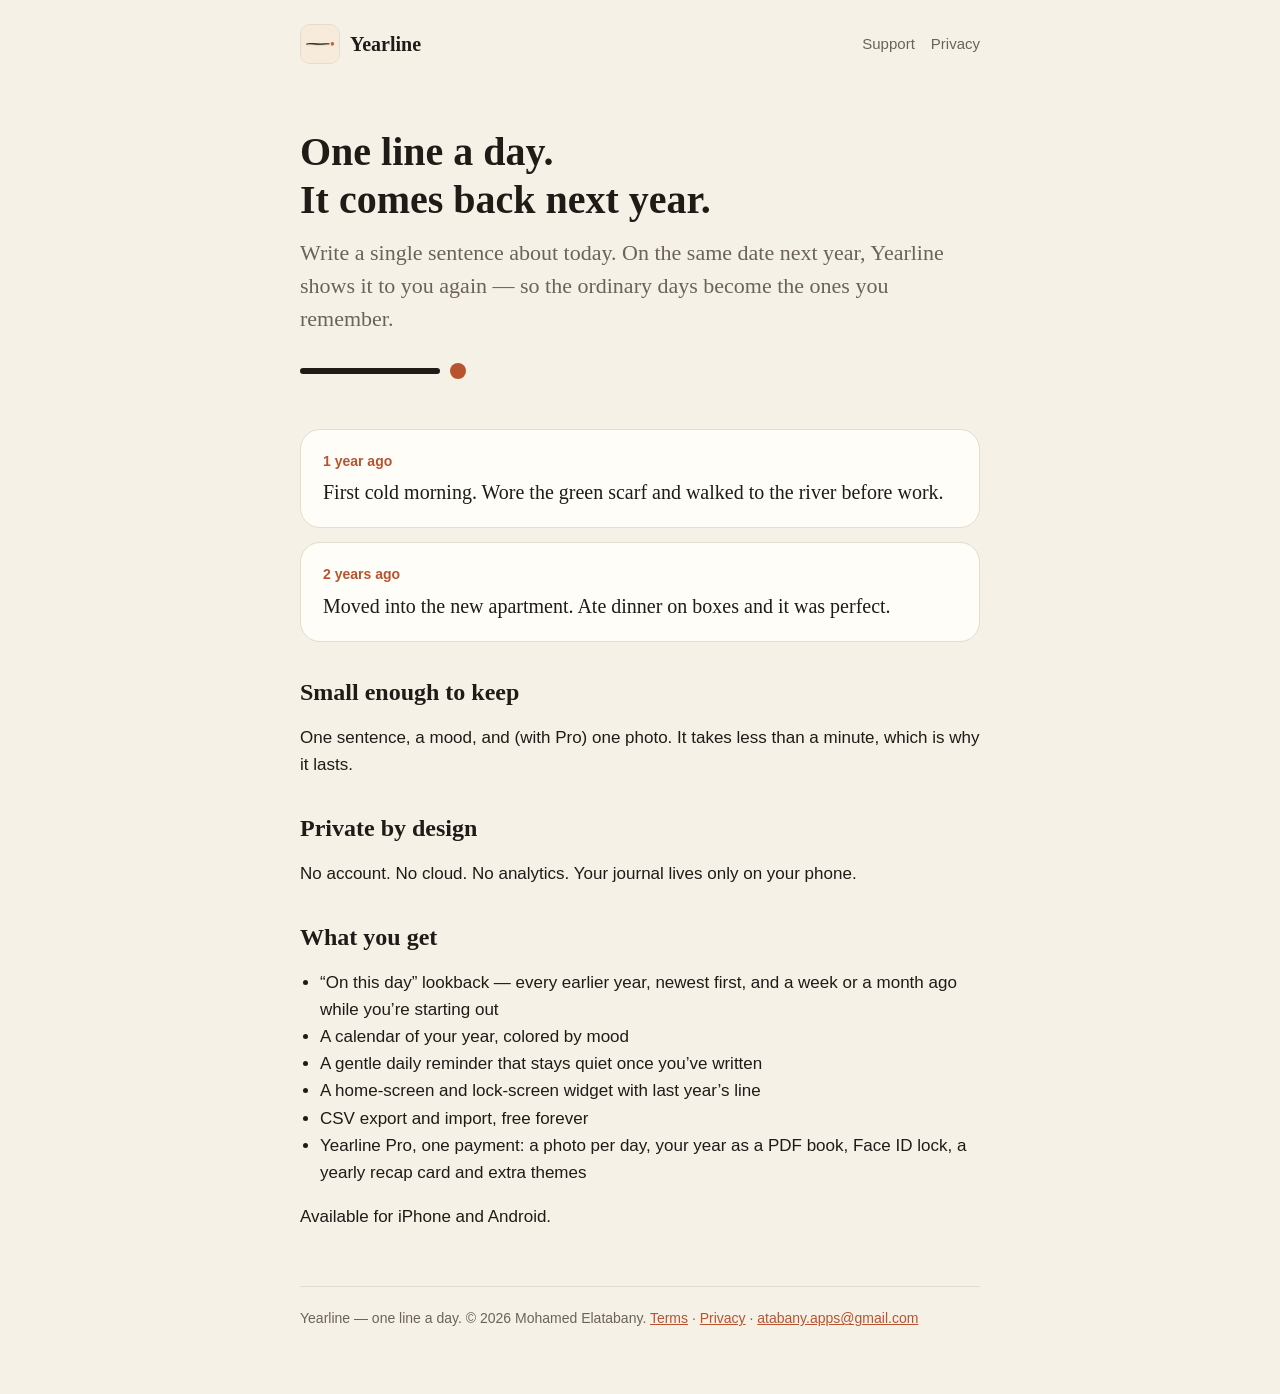
<file: index.html>
<!doctype html>
<html lang="en"><head><meta charset="utf-8"><meta name="viewport" content="width=device-width, initial-scale=1">
<title>Yearline — One Line a Day journal</title><meta name="description" content="Write one line about your day. A year later, on the same date, it comes back. No account, no cloud, nothing leaves your phone.">
<link rel="icon" href="assets/app-icon.png"><link rel="apple-touch-icon" href="assets/app-icon.png">
<link rel="stylesheet" href="assets/style.css"></head>
<body><div class="wrap">
<header><a class="brand" href="index.html"><img src="assets/app-icon.png" alt="">Yearline</a>
<nav><a href="support.html">Support</a><a href="privacy.html">Privacy</a></nav></header>
<main>
<section class="hero"><h1>One line a day.<br>It comes back next year.</h1>
<p>Write a single sentence about today. On the same date next year, Yearline shows it to you again — so the ordinary days become the ones you remember.</p>
<div class="mark"><i></i><b></b></div></section>
<div class="card"><div class="label">1 year ago</div><div class="line">First cold morning. Wore the green scarf and walked to the river before work.</div></div>
<div class="card"><div class="label">2 years ago</div><div class="line">Moved into the new apartment. Ate dinner on boxes and it was perfect.</div></div>
<h2>Small enough to keep</h2><p>One sentence, a mood, and (with Pro) one photo. It takes less than a minute, which is why it lasts.</p>
<h2>Private by design</h2><p>No account. No cloud. No analytics. Your journal lives only on your phone.</p>
<h2>What you get</h2><ul><li>“On this day” lookback — every earlier year, newest first, and a week or a month ago while you’re starting out</li>
<li>A calendar of your year, colored by mood</li><li>A gentle daily reminder that stays quiet once you’ve written</li>
<li>A home-screen and lock-screen widget with last year’s line</li><li>CSV export and import, free forever</li>
<li>Yearline Pro, one payment: a photo per day, your year as a PDF book, Face ID lock, a yearly recap card and extra themes</li></ul>
<p>Available for iPhone and Android.</p>
</main>
<footer>Yearline — one line a day. © 2026 Mohamed Elatabany. <a href="terms.html">Terms</a> · <a href="privacy.html">Privacy</a> · <a href="mailto:atabany.apps@gmail.com">atabany.apps@gmail.com</a></footer>
</div></body></html>
</file>
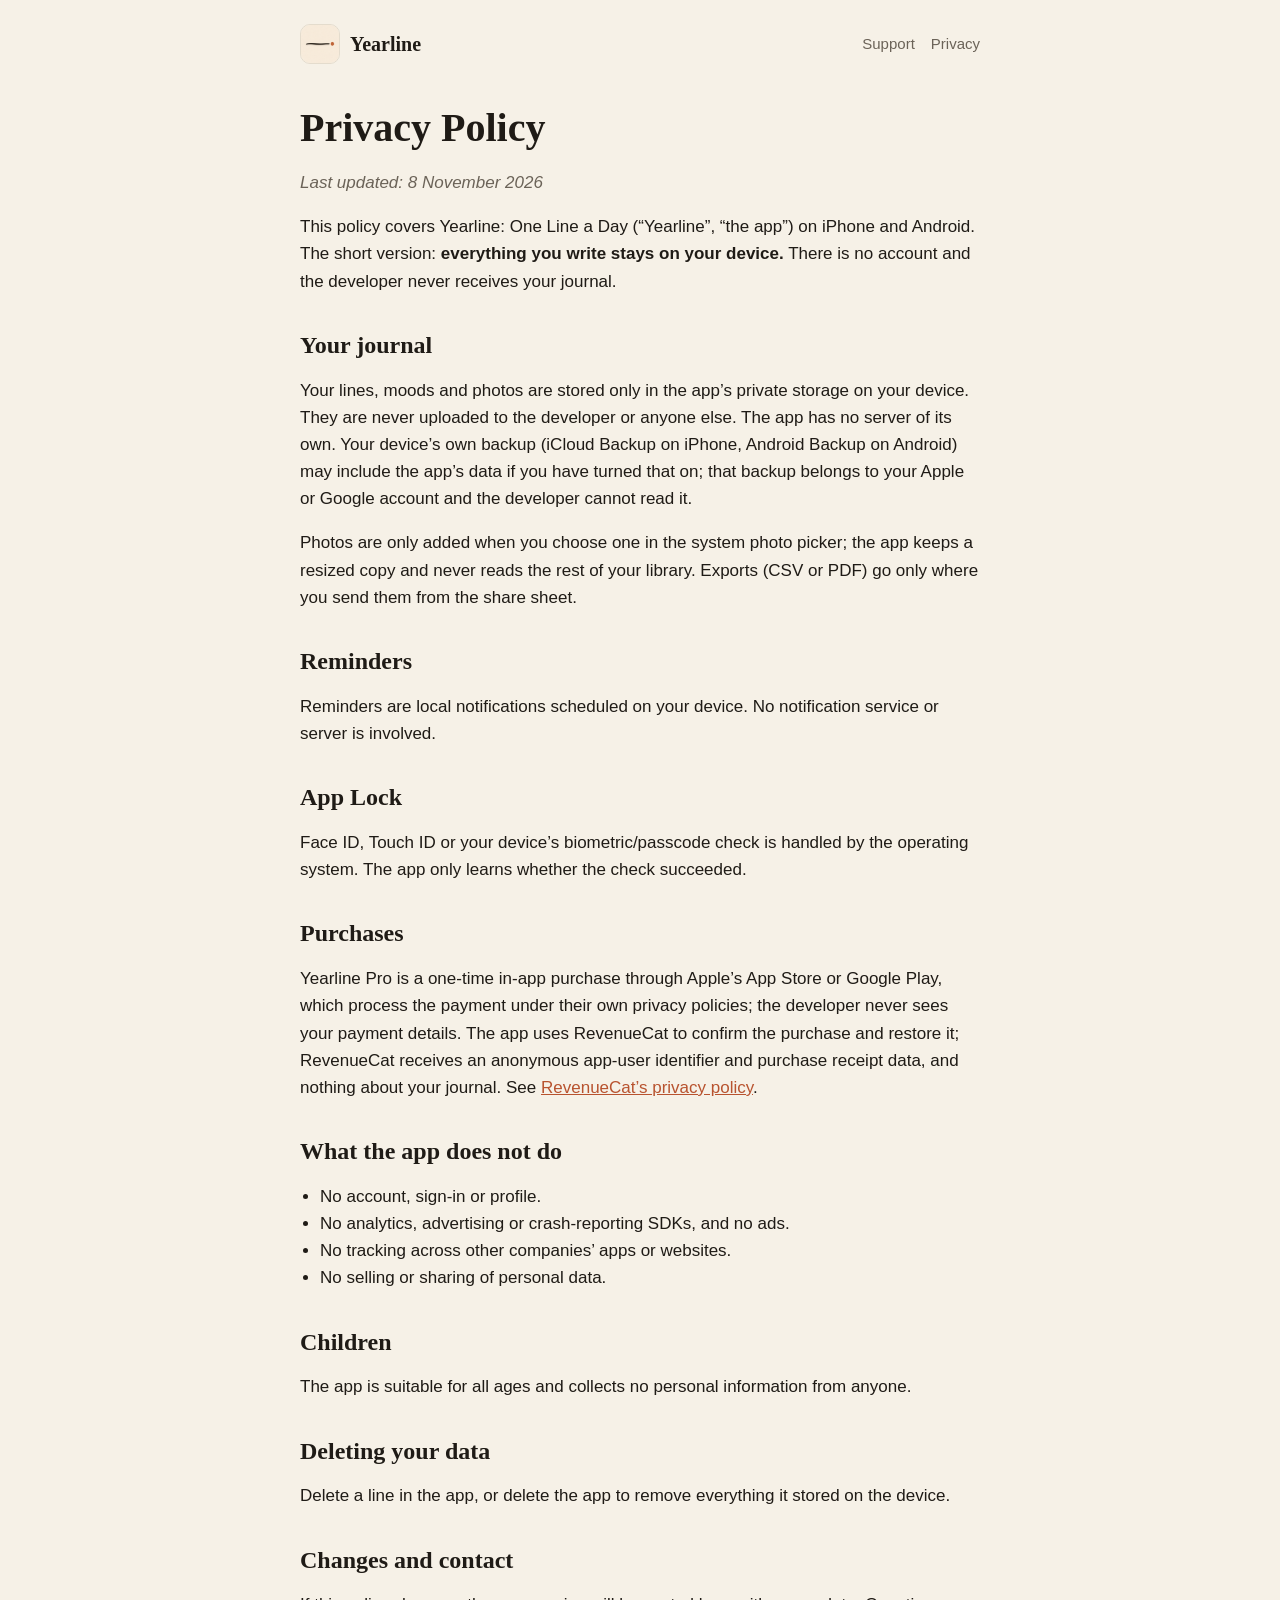
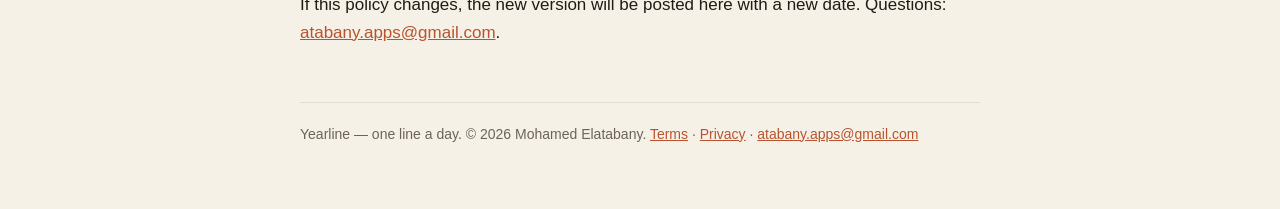
<file: privacy.html>
<!doctype html>
<html lang="en"><head><meta charset="utf-8"><meta name="viewport" content="width=device-width, initial-scale=1">
<title>Privacy Policy — Yearline</title><meta name="description" content="Yearline privacy policy: your journal stays on your device. No account, no analytics.">
<link rel="icon" href="assets/app-icon.png"><link rel="apple-touch-icon" href="assets/app-icon.png">
<link rel="stylesheet" href="assets/style.css"></head>
<body><div class="wrap">
<header><a class="brand" href="index.html"><img src="assets/app-icon.png" alt="">Yearline</a>
<nav><a href="support.html">Support</a><a href="privacy.html">Privacy</a></nav></header>
<main>
<h1>Privacy Policy</h1><p class="soft"><em>Last updated: 8 November 2026</em></p>
<p>This policy covers Yearline: One Line a Day (“Yearline”, “the app”) on iPhone and Android. The short version: <strong>everything you write stays on your device.</strong> There is no account and the developer never receives your journal.</p>
<h2>Your journal</h2>
<p>Your lines, moods and photos are stored only in the app’s private storage on your device. They are never uploaded to the developer or anyone else. The app has no server of its own. Your device’s own backup (iCloud Backup on iPhone, Android Backup on Android) may include the app’s data if you have turned that on; that backup belongs to your Apple or Google account and the developer cannot read it.</p>
<p>Photos are only added when you choose one in the system photo picker; the app keeps a resized copy and never reads the rest of your library. Exports (CSV or PDF) go only where you send them from the share sheet.</p>
<h2>Reminders</h2><p>Reminders are local notifications scheduled on your device. No notification service or server is involved.</p>
<h2>App Lock</h2><p>Face ID, Touch ID or your device’s biometric/passcode check is handled by the operating system. The app only learns whether the check succeeded.</p>
<h2>Purchases</h2>
<p>Yearline Pro is a one-time in-app purchase through Apple’s App Store or Google Play, which process the payment under their own privacy policies; the developer never sees your payment details. The app uses RevenueCat to confirm the purchase and restore it; RevenueCat receives an anonymous app-user identifier and purchase receipt data, and nothing about your journal. See <a href="https://www.revenuecat.com/privacy">RevenueCat’s privacy policy</a>.</p>
<h2>What the app does not do</h2><ul><li>No account, sign-in or profile.</li><li>No analytics, advertising or crash-reporting SDKs, and no ads.</li><li>No tracking across other companies’ apps or websites.</li><li>No selling or sharing of personal data.</li></ul>
<h2>Children</h2><p>The app is suitable for all ages and collects no personal information from anyone.</p>
<h2>Deleting your data</h2><p>Delete a line in the app, or delete the app to remove everything it stored on the device.</p>
<h2>Changes and contact</h2><p>If this policy changes, the new version will be posted here with a new date. Questions: <a href="mailto:atabany.apps@gmail.com">atabany.apps@gmail.com</a>.</p>
</main>
<footer>Yearline — one line a day. © 2026 Mohamed Elatabany. <a href="terms.html">Terms</a> · <a href="privacy.html">Privacy</a> · <a href="mailto:atabany.apps@gmail.com">atabany.apps@gmail.com</a></footer>
</div></body></html>
</file>
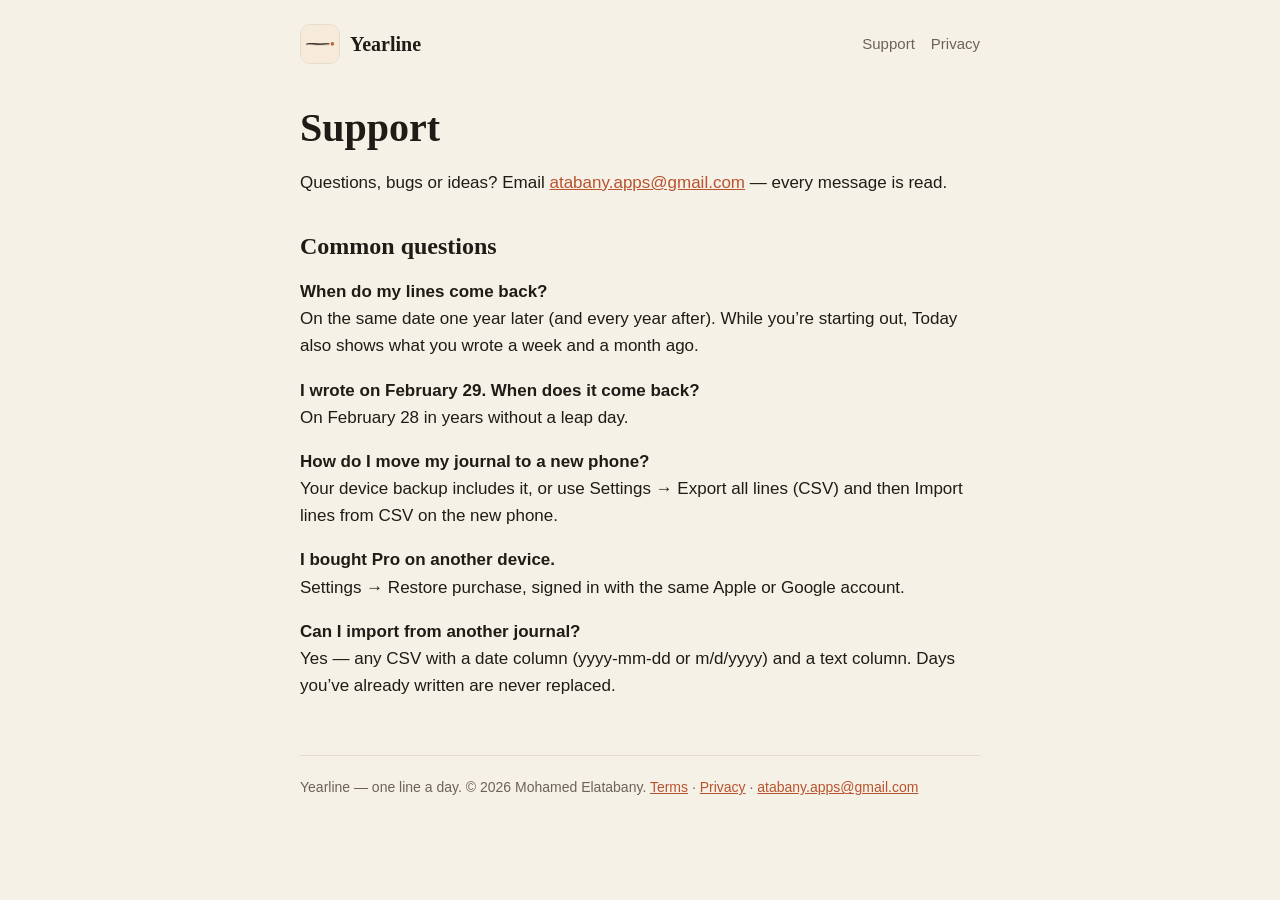
<file: support.html>
<!doctype html>
<html lang="en"><head><meta charset="utf-8"><meta name="viewport" content="width=device-width, initial-scale=1">
<title>Support — Yearline</title><meta name="description" content="Help and contact for Yearline: One Line a Day.">
<link rel="icon" href="assets/app-icon.png"><link rel="apple-touch-icon" href="assets/app-icon.png">
<link rel="stylesheet" href="assets/style.css"></head>
<body><div class="wrap">
<header><a class="brand" href="index.html"><img src="assets/app-icon.png" alt="">Yearline</a>
<nav><a href="support.html">Support</a><a href="privacy.html">Privacy</a></nav></header>
<main>
<h1>Support</h1><p>Questions, bugs or ideas? Email <a href="mailto:atabany.apps@gmail.com">atabany.apps@gmail.com</a> — every message is read.</p>
<h2>Common questions</h2>
<p><strong>When do my lines come back?</strong><br>On the same date one year later (and every year after). While you’re starting out, Today also shows what you wrote a week and a month ago.</p>
<p><strong>I wrote on February 29. When does it come back?</strong><br>On February 28 in years without a leap day.</p>
<p><strong>How do I move my journal to a new phone?</strong><br>Your device backup includes it, or use Settings → Export all lines (CSV) and then Import lines from CSV on the new phone.</p>
<p><strong>I bought Pro on another device.</strong><br>Settings → Restore purchase, signed in with the same Apple or Google account.</p>
<p><strong>Can I import from another journal?</strong><br>Yes — any CSV with a date column (yyyy-mm-dd or m/d/yyyy) and a text column. Days you’ve already written are never replaced.</p>
</main>
<footer>Yearline — one line a day. © 2026 Mohamed Elatabany. <a href="terms.html">Terms</a> · <a href="privacy.html">Privacy</a> · <a href="mailto:atabany.apps@gmail.com">atabany.apps@gmail.com</a></footer>
</div></body></html>
</file>
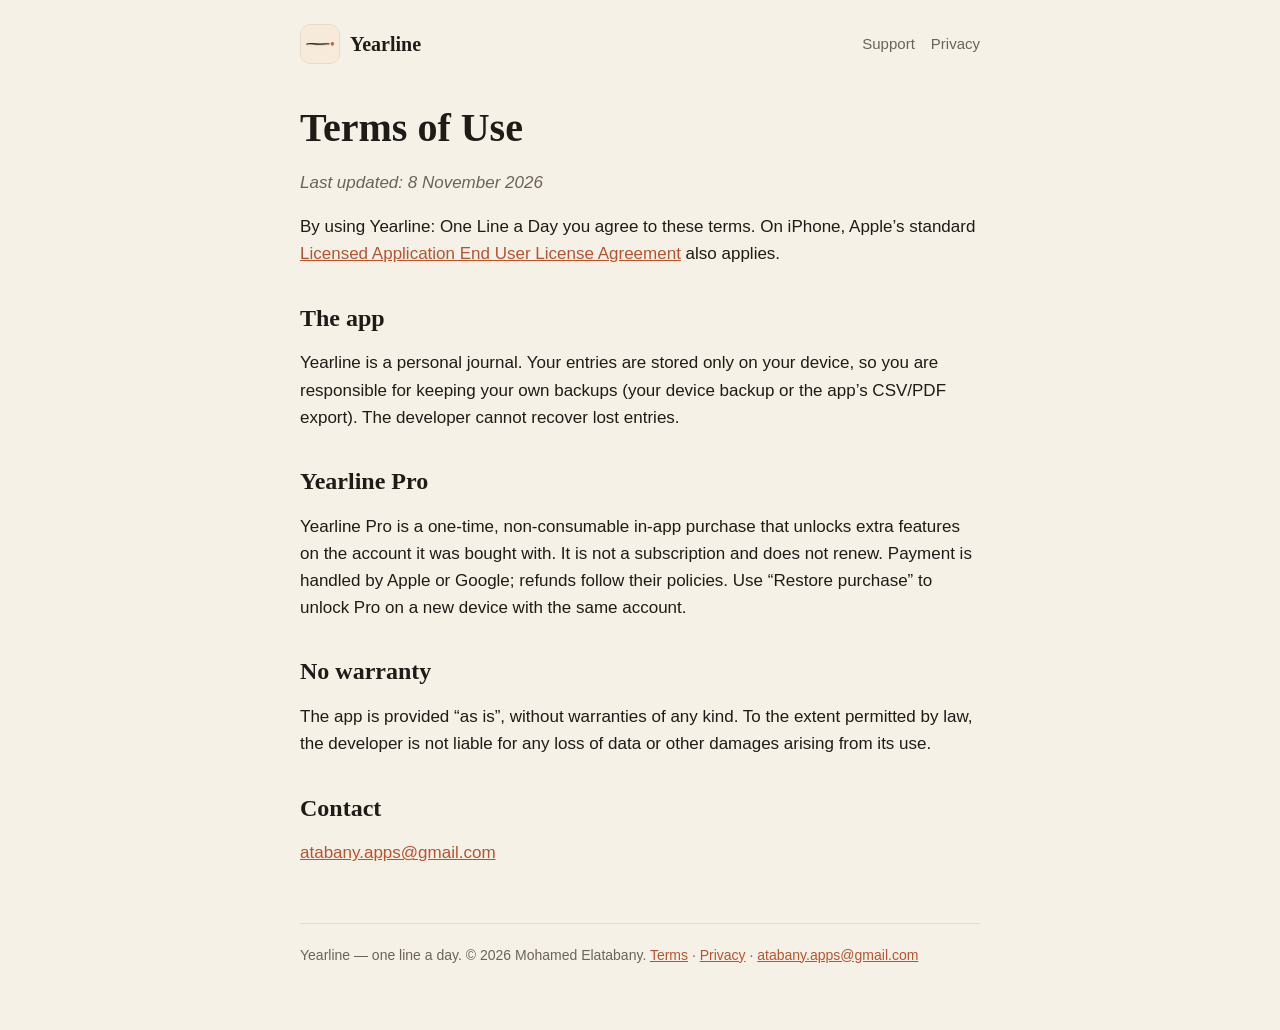
<file: terms.html>
<!doctype html>
<html lang="en"><head><meta charset="utf-8"><meta name="viewport" content="width=device-width, initial-scale=1">
<title>Terms of Use — Yearline</title><meta name="description" content="Terms of use for Yearline: One Line a Day.">
<link rel="icon" href="assets/app-icon.png"><link rel="apple-touch-icon" href="assets/app-icon.png">
<link rel="stylesheet" href="assets/style.css"></head>
<body><div class="wrap">
<header><a class="brand" href="index.html"><img src="assets/app-icon.png" alt="">Yearline</a>
<nav><a href="support.html">Support</a><a href="privacy.html">Privacy</a></nav></header>
<main>
<h1>Terms of Use</h1><p class="soft"><em>Last updated: 8 November 2026</em></p>
<p>By using Yearline: One Line a Day you agree to these terms. On iPhone, Apple’s standard <a href="https://www.apple.com/legal/internet-services/itunes/dev/stdeula/">Licensed Application End User License Agreement</a> also applies.</p>
<h2>The app</h2><p>Yearline is a personal journal. Your entries are stored only on your device, so you are responsible for keeping your own backups (your device backup or the app’s CSV/PDF export). The developer cannot recover lost entries.</p>
<h2>Yearline Pro</h2><p>Yearline Pro is a one-time, non-consumable in-app purchase that unlocks extra features on the account it was bought with. It is not a subscription and does not renew. Payment is handled by Apple or Google; refunds follow their policies. Use “Restore purchase” to unlock Pro on a new device with the same account.</p>
<h2>No warranty</h2><p>The app is provided “as is”, without warranties of any kind. To the extent permitted by law, the developer is not liable for any loss of data or other damages arising from its use.</p>
<h2>Contact</h2><p><a href="mailto:atabany.apps@gmail.com">atabany.apps@gmail.com</a></p>
</main>
<footer>Yearline — one line a day. © 2026 Mohamed Elatabany. <a href="terms.html">Terms</a> · <a href="privacy.html">Privacy</a> · <a href="mailto:atabany.apps@gmail.com">atabany.apps@gmail.com</a></footer>
</div></body></html>
</file>
<file: assets/style.css>
:root{--bg:#F6F1E7;--surface:#FFFDF8;--ink:#1F1B16;--soft:#6B6358;--accent:#B8532F;--line:#E4DCCD}
@media (prefers-color-scheme:dark){:root{--bg:#15130F;--surface:#211E19;--ink:#EDE6D8;--soft:#A39A8C;--accent:#E07A52;--line:#3A342C}}
*{box-sizing:border-box}body{margin:0;background:var(--bg);color:var(--ink);font:17px/1.6 -apple-system,BlinkMacSystemFont,"Segoe UI",Roboto,sans-serif}
.wrap{max-width:720px;margin:0 auto;padding:24px 20px 64px}
header{display:flex;align-items:center;justify-content:space-between;gap:12px;margin-bottom:40px}
.brand{display:flex;align-items:center;gap:10px;color:var(--ink);text-decoration:none;font:600 20px/1 "New York",Georgia,serif}
.brand img{width:40px;height:40px;border-radius:10px;border:1px solid var(--line)}
nav a{color:var(--soft);text-decoration:none;margin-left:16px;font-size:15px}
h1,h2{font-family:"New York",Georgia,"Times New Roman",serif;font-weight:600;line-height:1.2}
h1{font-size:40px;margin:0 0 12px}h2{font-size:24px;margin:36px 0 8px}
a{color:var(--accent)}.soft{color:var(--soft)}
.hero{padding:24px 0 8px}.hero p{font:22px/1.5 "New York",Georgia,serif;color:var(--soft);margin:0 0 24px}
.card{background:var(--surface);border:1px solid var(--line);border-radius:20px;padding:20px 22px;margin:14px 0}
.card .label{color:var(--accent);font-weight:600;font-size:14px}.card .line{font:20px/1.45 "New York",Georgia,serif;margin-top:6px}
.mark{display:flex;align-items:center;gap:10px;margin:28px 0}.mark i{display:block;height:6px;width:140px;border-radius:3px;background:var(--ink)}.mark b{display:block;width:16px;height:16px;border-radius:50%;background:var(--accent)}
ul{padding-left:20px}footer{margin-top:56px;color:var(--soft);font-size:14px;border-top:1px solid var(--line);padding-top:20px}
</file>
